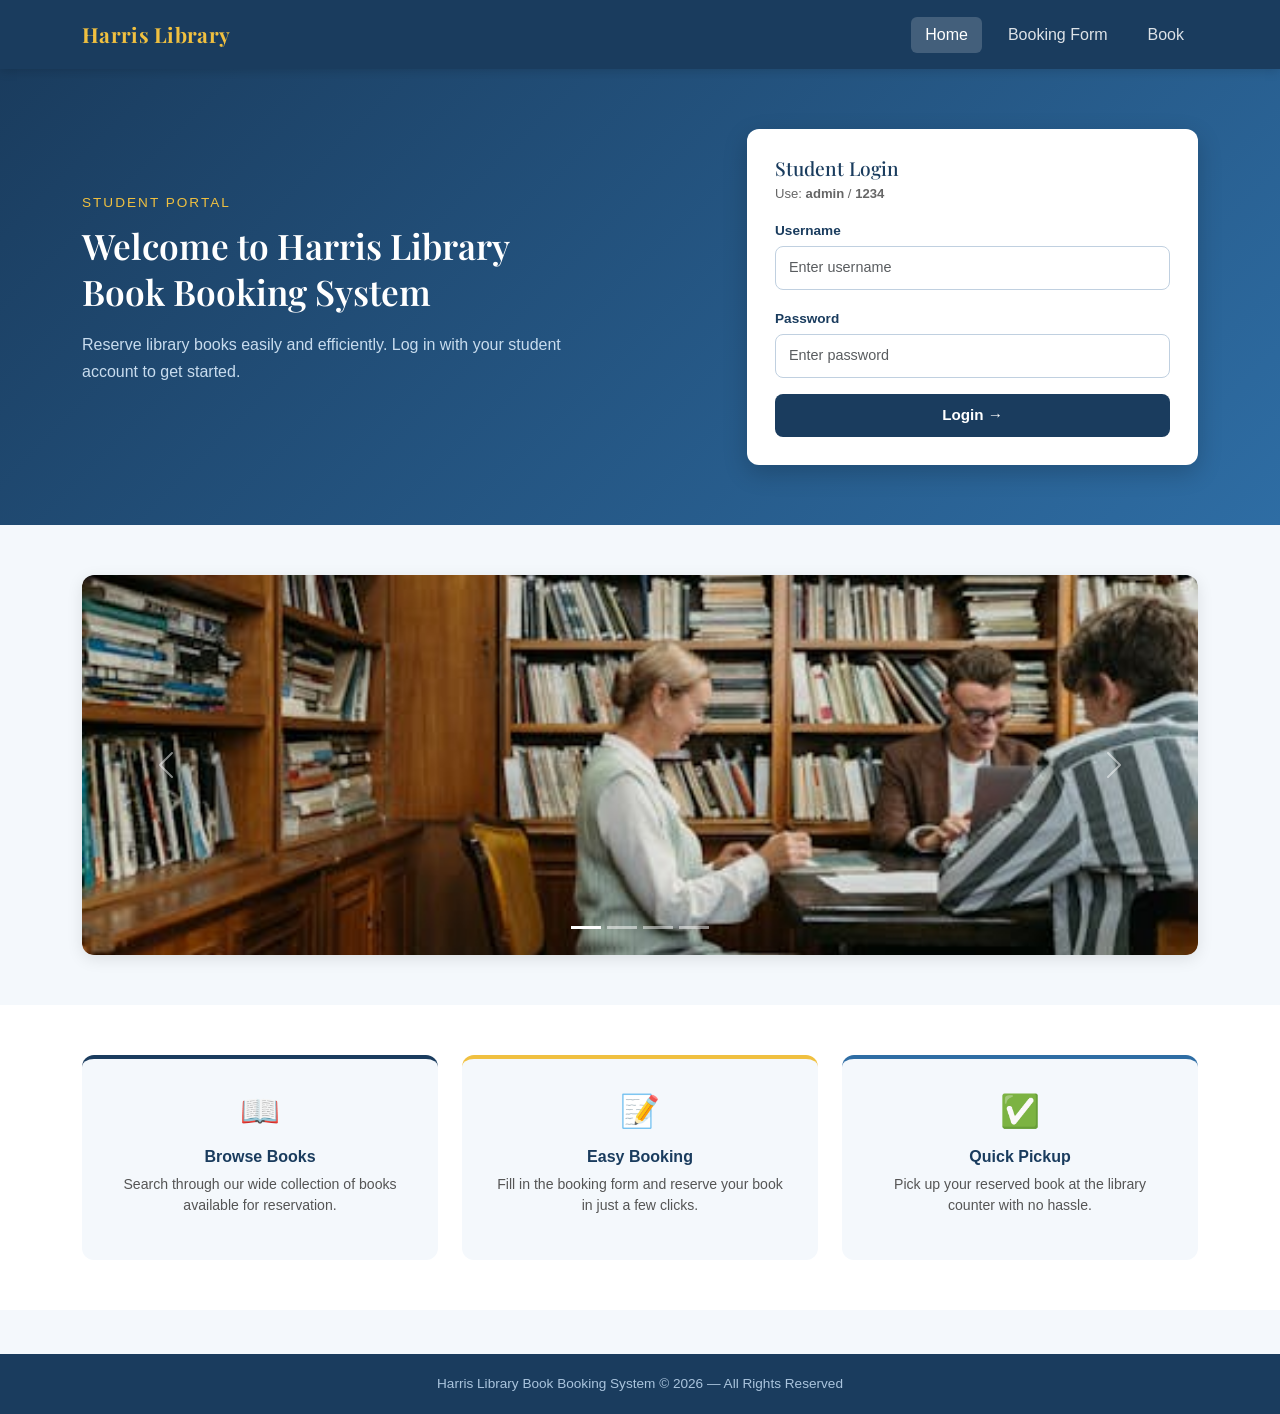
<file: index.html>
<!--
NAME:MUHAMMAD HARRIS HUZAIRI BIN MOHDA FAIRUZ
REGISTRATION NUMBER:25DIT25F1031
CLASS:DIT2C
ASSESSMENT: PRACTICAL WORK 2
-->

<!DOCTYPE html>
<html lang="en">
<head>
    <meta charset="UTF-8">
    <meta name="viewport" content="width=device-width, initial-scale=1.0">
    <title>Library Book Booking - Home</title>

    <!-- Bootstrap CSS -->
    <link rel="stylesheet" href="https://cdn.jsdelivr.net/npm/bootstrap@5.3.0/dist/css/bootstrap.min.css">

    <!-- Google Font -->
    <link href="https://fonts.googleapis.com/css2?family=Lato:wght@400;700&family=Playfair+Display:wght@600&display=swap" rel="stylesheet">

    <!-- Custom CSS -->
    <link rel="stylesheet" href="styles.css">
</head>
<body>

    <!-- NAVBAR -->
    <nav class="navbar navbar-expand-lg navbar-dark" style="background-color: #1a3c5e; padding: 14px 0;">
        <div class="container">
            <a class="navbar-brand fw-bold" href="index.html" style="font-family: 'Playfair Display', serif; font-size: 1.3rem; color: #f0c040;">
                Harris Library
            </a>
            <button class="navbar-toggler" type="button" data-bs-toggle="collapse" data-bs-target="#navMenu">
                <span class="navbar-toggler-icon"></span>
            </button>
            <div class="collapse navbar-collapse" id="navMenu">
                <ul class="navbar-nav ms-auto gap-2">
                    <li class="nav-item">
                        <a class="nav-link active" href="index.html" style="color: #ffffff;">Home</a>
                    </li>
                    <li class="nav-item">
                        <a class="nav-link" href="booking.html" style="color: #ccddee;">Booking Form</a>
                    </li>
                    <li class="nav-item">
                        <a class="nav-link" href="book.html" style="color: #ccddee;">Book</a>
                    </li>
                </ul>
            </div>
        </div>
    </nav>

    <!-- HERO SECTION -->
    <div style="background: linear-gradient(135deg, #1a3c5e 0%, #2e6da4 100%); padding: 60px 0; color: white;">
        <div class="container">
            <div class="row align-items-center g-4">

                <!-- Welcome Text -->
                <div class="col-md-7">
                    <p style="font-size: 0.85rem; letter-spacing: 2px; text-transform: uppercase; color: #f0c040; margin-bottom: 10px;">Student Portal</p>
                    <h1 style="font-family: 'Playfair Display', serif; font-size: 2.2rem; font-weight: 600; line-height: 1.3; margin-bottom: 16px;">
                        Welcome to Harris Library<br>Book Booking System
                    </h1>
                    <p style="font-size: 1rem; color: #c8dcee; max-width: 480px; line-height: 1.7;">
                        Reserve library books easily and efficiently. Log in with your student account to get started.
                    </p>
                </div>

                <!-- Login Card -->
                <div class="col-md-5">
                    <div style="background: white; border-radius: 12px; padding: 28px; color: #1a3c5e; box-shadow: 0 8px 24px rgba(0,0,0,0.2);">
                        <h5 style="font-family: 'Playfair Display', serif; font-size: 1.2rem; margin-bottom: 4px; color: #1a3c5e;">Student Login</h5>
                        <p style="font-size: 0.82rem; color: #666; margin-bottom: 14px;">
                            Use: <strong>admin</strong> / <strong>1234</strong>
                        </p>

                        <!-- Login Required Notice -->
                        <div id="loginNotice" style="display:none; background:#fff3cd; border-left: 4px solid #f0c040; border-radius: 6px; padding: 10px 14px; font-size: 0.85rem; color: #856404; margin-bottom: 14px;">
                            ⚠️ <strong>Login Required!</strong> You must login first before accessing that page.
                        </div>

                        <!-- Username -->
                        <div class="mb-3">
                            <label class="form-label" for="username" style="font-size: 0.85rem; font-weight: 700; color: #1a3c5e;">Username</label>
                            <input type="text" class="form-control" id="username" placeholder="Enter username" style="border-radius: 8px; border: 1px solid #c0d0e0; font-size: 0.9rem;">
                        </div>

                        <!-- Password -->
                        <div class="mb-3">
                            <label class="form-label" for="password" style="font-size: 0.85rem; font-weight: 700; color: #1a3c5e;">Password</label>
                            <input type="password" class="form-control" id="password" placeholder="Enter password" style="border-radius: 8px; border: 1px solid #c0d0e0; font-size: 0.9rem;">
                        </div>

                        <!-- Login Button -->
                        <button id="loginBtn" style="width: 100%; padding: 10px; background-color: #1a3c5e; color: white; border: none; border-radius: 8px; font-size: 0.95rem; font-weight: 700; cursor: pointer; transition: background 0.2s;">
                            Login →
                        </button>

                        <!-- Error Message -->
                        <div id="loginError" style="margin-top: 10px; font-size: 0.83rem; color: #c0392b;"></div>
                    </div>
                </div>

            </div>
        </div>
    </div>

    <!-- CAROUSEL SECTION -->
    <div style="background: #f4f8fc; padding: 50px 0;">
        <div class="container">
            <div id="bookCarousel" class="carousel slide" data-bs-ride="carousel" style="border-radius: 12px; overflow: hidden; box-shadow: 0 4px 16px rgba(0,0,0,0.1);">

                <!-- Indicators -->
                <div class="carousel-indicators">
                    <button type="button" data-bs-target="#bookCarousel" data-bs-slide-to="0" class="active"></button>
                    <button type="button" data-bs-target="#bookCarousel" data-bs-slide-to="1"></button>
                    <button type="button" data-bs-target="#bookCarousel" data-bs-slide-to="2"></button>
                    <button type="button" data-bs-target="#bookCarousel" data-bs-slide-to="3"></button>
                </div>

                <!-- Slides -->
                <div class="carousel-inner">
                    <div class="carousel-item active">
                        <img src="images/i1.jpeg" class="d-block w-100" alt="Library Image 1" style="height: 380px; object-fit: cover;">
                    </div>
                    <div class="carousel-item">
                        <img src="images/i2.jpg" class="d-block w-100" alt="Library Image 2" style="height: 380px; object-fit: cover;">
                    </div>
                    <div class="carousel-item">
                        <img src="images/i3.jpg" class="d-block w-100" alt="Library Image 3" style="height: 380px; object-fit: cover;">
                    </div>
                    <div class="carousel-item">
                        <img src="images/i4.jpg" class="d-block w-100" alt="Library Image 4" style="height: 380px; object-fit: cover;">
                    </div>
                </div>

                <!-- Prev / Next Controls -->
                <button class="carousel-control-prev" type="button" data-bs-target="#bookCarousel" data-bs-slide="prev">
                    <span class="carousel-control-prev-icon"></span>
                </button>
                <button class="carousel-control-next" type="button" data-bs-target="#bookCarousel" data-bs-slide="next">
                    <span class="carousel-control-next-icon"></span>
                </button>

            </div>
        </div>
    </div>

    <!-- INFO CARDS SECTION -->
    <div style="background: white; padding: 50px 0;">
        <div class="container">
            <div class="row g-4 text-center">

                <div class="col-md-4">
                    <div style="background: #f4f8fc; border-radius: 12px; padding: 28px; border-top: 4px solid #1a3c5e;">
                        <div style="font-size: 2rem; margin-bottom: 12px;">📖</div>
                        <h6 style="font-weight: 700; color: #1a3c5e; margin-bottom: 8px;">Browse Books</h6>
                        <p style="font-size: 0.88rem; color: #555;">Search through our wide collection of books available for reservation.</p>
                    </div>
                </div>

                <div class="col-md-4">
                    <div style="background: #f4f8fc; border-radius: 12px; padding: 28px; border-top: 4px solid #f0c040;">
                        <div style="font-size: 2rem; margin-bottom: 12px;">📝</div>
                        <h6 style="font-weight: 700; color: #1a3c5e; margin-bottom: 8px;">Easy Booking</h6>
                        <p style="font-size: 0.88rem; color: #555;">Fill in the booking form and reserve your book in just a few clicks.</p>
                    </div>
                </div>

                <div class="col-md-4">
                    <div style="background: #f4f8fc; border-radius: 12px; padding: 28px; border-top: 4px solid #2e6da4;">
                        <div style="font-size: 2rem; margin-bottom: 12px;">✅</div>
                        <h6 style="font-weight: 700; color: #1a3c5e; margin-bottom: 8px;">Quick Pickup</h6>
                        <p style="font-size: 0.88rem; color: #555;">Pick up your reserved book at the library counter with no hassle.</p>
                    </div>
                </div>

            </div>
        </div>
    </div>

    <!-- FOOTER -->
    <footer style="background-color: #1a3c5e; color: #aac4dd; text-align: center; padding: 20px 0; font-size: 0.85rem;">
        <p style="margin: 0;">Harris Library Book Booking System &copy; 2026 — All Rights Reserved</p>
    </footer>

    <!-- Bootstrap JS -->
    <script src="https://cdn.jsdelivr.net/npm/bootstrap@5.3.0/dist/js/bootstrap.bundle.min.js"></script>

    <!-- Auth JS (must load before login.js) -->
    <script src="auth.js"></script>

    <!-- Login Page JS -->
    <script src="login.js"></script>

</body>
</html>
</file>
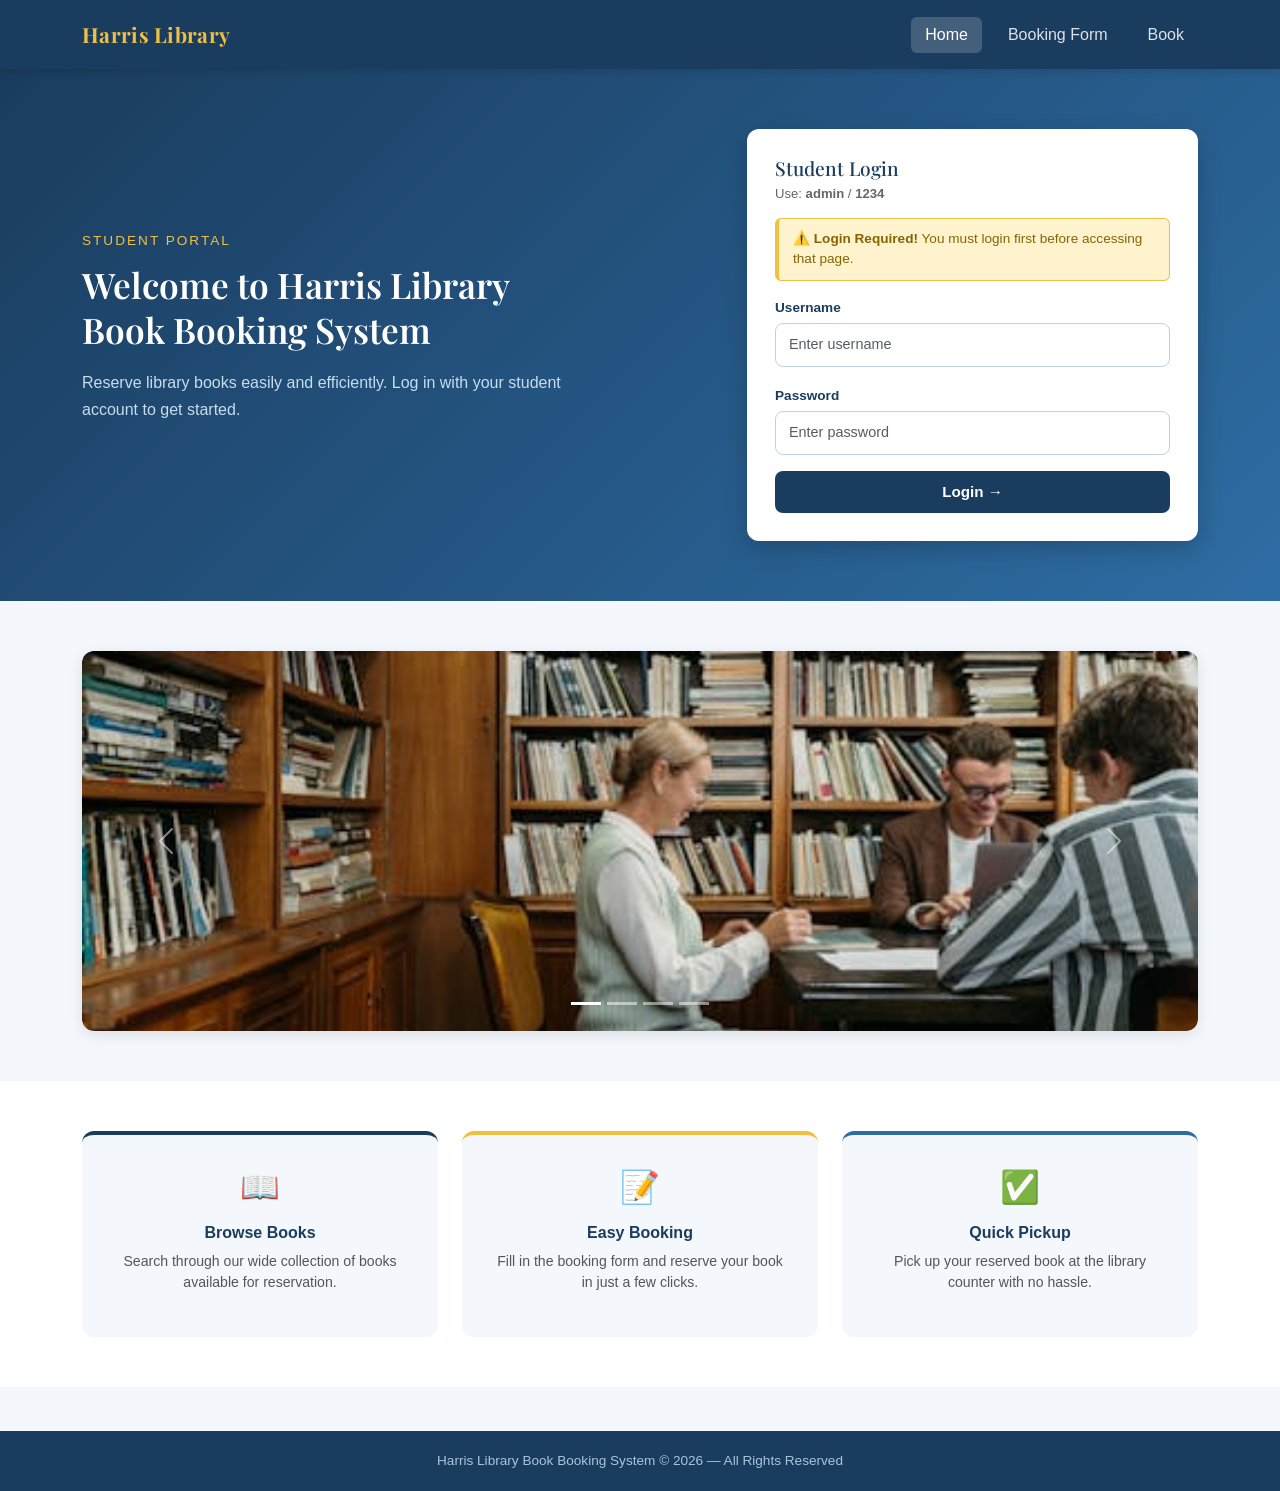
<file: booking.html>
<!DOCTYPE html>
<html lang="en">
<head>
    <meta charset="UTF-8">
    <meta name="viewport" content="width=device-width, initial-scale=1.0">
    <title>Library Book Booking - Booking Form</title>

    <!-- Bootstrap CSS -->
    <link rel="stylesheet" href="https://cdn.jsdelivr.net/npm/bootstrap@5.3.0/dist/css/bootstrap.min.css">

    <!-- Custom CSS -->
    <link rel="stylesheet" href="styles.css">
</head>
<body>

    <!-- NAVBAR -->
    <nav class="navbar navbar-expand-lg">
        <div class="container">
            <a class="navbar-brand" href="index.html">Harris Library Book Booking</a>
            <button class="navbar-toggler" type="button" data-bs-toggle="collapse" data-bs-target="#navMenu">
                <span class="navbar-toggler-icon"></span>
            </button>
            <div class="collapse navbar-collapse" id="navMenu">
                <ul class="navbar-nav ms-auto align-items-center">
                    <li class="nav-item">
                        <a class="nav-link" href="index.html">Home</a>
                    </li>
                    <li class="nav-item">
                        <a class="nav-link active" href="booking.html">Booking Form</a>
                    </li>
                    <li class="nav-item">
                        <a class="nav-link" href="book.html">Book</a>
                    </li>
                    <li class="nav-item ms-3">
                        <span id="navUser" style="color:#f0c040;font-size:0.85rem;font-weight:600"></span>
                    </li>
                    <li class="nav-item ms-2">
                        <button id="logoutBtn" class="nav-link" style="background:rgba(255,255,255,0.1);border:1px solid rgba(255,255,255,0.3);border-radius:6px;cursor:pointer;color:#fff;font-size:0.85rem;padding:5px 14px">
                            Logout
                        </button>
                    </li>
                </ul>
            </div>
        </div>
    </nav>

    <!-- PAGE BANNER -->
    <div class="page-banner">
        <div class="container">
            <h2>Booking Form</h2>
            <p>Fill in the details below to reserve your book.</p>
        </div>
    </div>

    <!-- BOOKING FORM -->
    <div class="container main-content">
        <div class="row justify-content-center">
            <div class="col-md-7">
                <div class="booking-card">

                    <form id="bookingForm">

                        <!-- Student Name -->
                        <div class="mb-3">
                            <label class="form-label" for="studentName">Student Name</label>
                            <input type="text" class="form-control" id="studentName" placeholder="Enter your full name">
                        </div>

                        <!-- Email -->
                        <div class="mb-3">
                            <label class="form-label" for="studentEmail">Email</label>
                            <input type="email" class="form-control" id="studentEmail" placeholder="Enter your email">
                        </div>

                        <!-- Date -->
                        <div class="mb-3">
                            <label class="form-label" for="bookingDate">Reservation Date</label>
                            <input type="date" class="form-control" id="bookingDate">
                        </div>

                        <!-- Select Book -->
                        <div class="mb-4">
                            <label class="form-label" for="bookSelect">Select Book</label>
                            <select class="form-select" id="bookSelect">
                                <option value="" disabled selected>Select Book</option>
                                <option value="HTML Guide">HTML Guide</option>
                                <option value="JavaScript Guide">JavaScript Guide</option>
                                <option value="Bootstrap Guide">Bootstrap Guide</option>
                                <option value="CSS Guide">CSS Guide</option>
                            </select>
                        </div>

                        <!-- Reserve Button -->
                        <button type="submit" class="btn-reserve">Reserve</button>

                    </form>

                    <!-- Error Message -->
                    <div id="errorMsg"></div>

                    <!-- Success Message -->
                    <div id="successMsg"></div>

                </div>
            </div>
        </div>
    </div>

    <!-- FOOTER -->
    <footer>
        <p>Harris Library Book Booking System &copy; 2026</p>
    </footer>

    <!-- Bootstrap JS -->
    <script src="https://cdn.jsdelivr.net/npm/bootstrap@5.3.0/dist/js/bootstrap.bundle.min.js"></script>

    <!-- Auth JS (must load first) -->
    <script src="auth.js"></script>

    <!-- Booking JS -->
    <script src="booking.js"></script>

</body>
</html>
</file>
<file: styles.css>
/* --- Body --- */
body {
    font-family: 'Segoe UI', Arial, sans-serif;
    background-color: #f4f8fc;
    margin: 0;
    padding: 0;
    color: #333;
}

/* --- Navbar --- */
.navbar {
    background-color: #1a3c5e !important;
    padding: 12px 0;
    box-shadow: 0 2px 10px rgba(0,0,0,0.15);
}

.navbar-brand {
    color: #f0c040 !important;
    font-size: 1.2rem;
    font-weight: 700;
    letter-spacing: 0.3px;
}

.nav-link {
    color: rgba(255,255,255,0.85) !important;
    font-weight: 500;
    margin-left: 4px;
    border-radius: 6px;
    padding: 6px 14px !important;
    transition: background 0.2s;
}

.nav-link:hover,
.nav-link.active {
    color: #ffffff !important;
    background-color: rgba(255,255,255,0.18);
}

/* --- Login Notice Alert --- */
#loginNotice {
    display: none;
    background-color: #fff8e1;
    border: 1px solid #f0c040;
    border-left: 5px solid #f0c040;
    color: #7d5800;
    border-radius: 8px;
    padding: 12px 18px;
    margin-bottom: 16px;
    font-size: 0.9rem;
}

/* --- Hero Section --- */
.hero {
    background: linear-gradient(135deg, #1a3c5e 0%, #2e6da4 100%);
    color: white;
    padding: 50px 0 40px;
}

.hero h1 {
    font-size: 1.9rem;
    font-weight: 700;
    margin-bottom: 8px;
}

.hero p {
    font-size: 0.95rem;
    color: rgba(255,255,255,0.8);
    margin-bottom: 0;
}

/* --- Login Card --- */
.login-card {
    background: #ffffff;
    border-radius: 12px;
    padding: 28px 24px;
    box-shadow: 0 8px 24px rgba(0,0,0,0.12);
    border-top: 4px solid #f0c040;
}

.login-card h5 {
    font-size: 1.1rem;
    font-weight: 700;
    color: #1a3c5e;
    margin-bottom: 4px;
}

.login-card .hint {
    font-size: 0.78rem;
    color: #888;
    margin-bottom: 18px;
}

/* --- Form Inputs --- */
.form-control,
.form-select {
    border: 1.5px solid #c0d0e0;
    border-radius: 8px;
    padding: 10px 13px;
    font-size: 0.9rem;
    transition: border-color 0.25s;
}

.form-control:focus,
.form-select:focus {
    border-color: #1a3c5e;
    box-shadow: 0 0 0 3px rgba(26,60,94,0.1);
    outline: none;
}

.form-label {
    font-size: 0.85rem;
    font-weight: 600;
    color: #444;
    margin-bottom: 5px;
}

/* --- Login Button --- */
.btn-login {
    background-color: #1a3c5e;
    color: #ffffff;
    border: none;
    border-radius: 8px;
    padding: 10px 16px;
    font-size: 0.95rem;
    font-weight: 600;
    width: 100%;
    cursor: pointer;
    transition: background-color 0.2s;
}

.btn-login:hover {
    background-color: #142e49;
}

/* --- Login Error --- */
#loginError {
    display: none;
    background: #fee2e2;
    border-left: 4px solid #dc2626;
    color: #991b1b;
    font-size: 0.82rem;
    padding: 9px 13px;
    border-radius: 6px;
    margin-top: 10px;
}

/* --- Carousel --- */
.carousel-section {
    background: #ffffff;
    padding: 30px 0;
    border-top: 1px solid #d0dce8;
}

.carousel-section h4 {
    font-size: 1.15rem;
    font-weight: 700;
    color: #1a3c5e;
    margin-bottom: 16px;
}

.carousel-item img {
    width: 100%;
    height: 360px;
    object-fit: cover;
    border-radius: 10px;
}

/* --- Page Banner --- */
.page-banner {
    background: linear-gradient(135deg, #1a3c5e 0%, #2e6da4 100%);
    color: white;
    padding: 36px 0 28px;
}

.page-banner h2 {
    font-size: 1.7rem;
    font-weight: 700;
    margin-bottom: 6px;
}

.page-banner p {
    font-size: 0.9rem;
    color: rgba(255,255,255,0.8);
    margin: 0;
}

/* --- Booking Card --- */
.booking-card {
    background: #ffffff;
    border-radius: 12px;
    padding: 30px 28px;
    box-shadow: 0 8px 24px rgba(0,0,0,0.08);
    margin-top: -18px;
    position: relative;
    z-index: 5;
}

/* --- Reserve Button --- */
.btn-reserve {
    background-color: #1a3c5e;
    color: #ffffff;
    border: none;
    border-radius: 8px;
    padding: 11px 16px;
    font-size: 0.95rem;
    font-weight: 600;
    width: 100%;
    cursor: pointer;
    transition: background-color 0.2s;
}

.btn-reserve:hover {
    background-color: #142e49;
}

/* --- Success Message --- */
#successMsg {
    display: none;
    background: #e8f4fd;
    border: 1px solid #a8c8e8;
    border-left: 5px solid #1a3c5e;
    color: #0d2a42;
    border-radius: 8px;
    padding: 14px 18px;
    font-size: 0.88rem;
    line-height: 1.8;
    margin-top: 18px;
}

/* --- Error Message --- */
#errorMsg {
    display: none;
    background: #fee2e2;
    border-left: 5px solid #dc2626;
    color: #991b1b;
    border-radius: 8px;
    padding: 12px 16px;
    font-size: 0.88rem;
    margin-top: 16px;
}

/* --- Footer --- */
footer {
    background-color: #1a3c5e;
    color: rgba(255,255,255,0.6);
    text-align: center;
    padding: 18px;
    margin-top: 44px;
    font-size: 0.82rem;
}

footer span {
    color: #f0c040;
}

/* --- Spacing --- */
.main-content {
    padding: 28px 0 20px;
}
</file>
